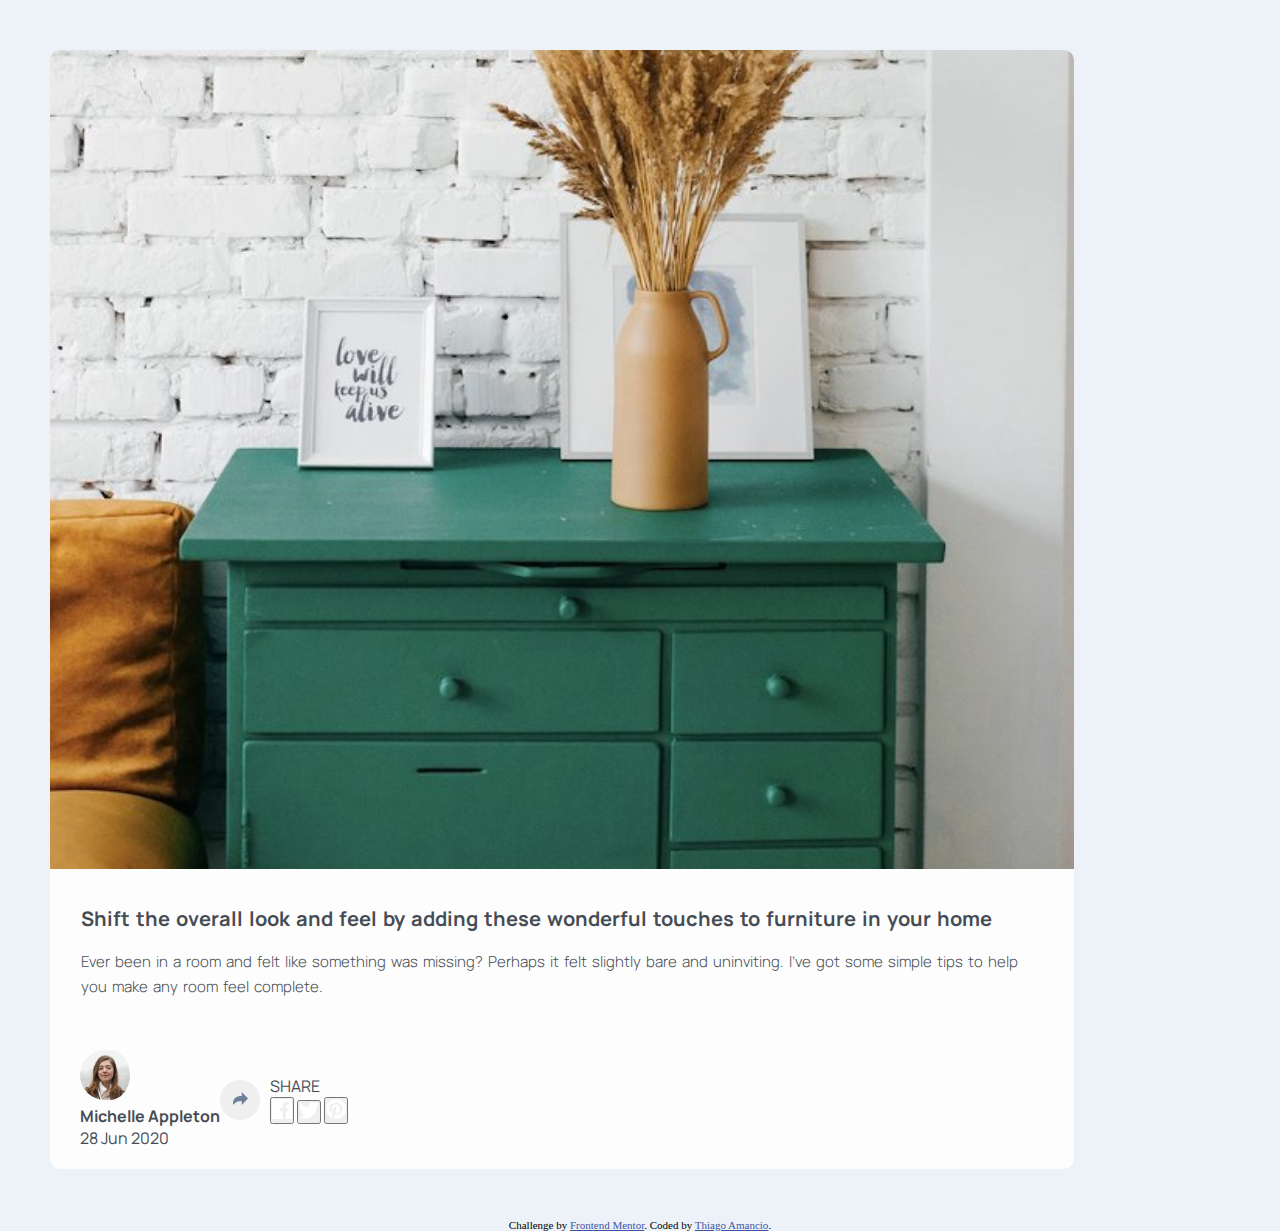
<file: frontendmentor/article-preview-component-master/index.html>
<!DOCTYPE html>
<html lang="en">
<head>
    <meta charset="UTF-8">
    <meta name="viewport" content="width=device-width, initial-scale=1.0">
    <!-- displays site properly based on user's device -->
    <link rel="icon" type="image/png" sizes="32x32" href="./images/favicon-32x32.png">
    <link rel="stylesheet" href="style.css">
    <link rel="preconnect" href="https://fonts.googleapis.com">
    <link rel="preconnect" href="https://fonts.gstatic.com" crossorigin>
    <link href="https://fonts.googleapis.com/css2?family=Manrope:wght@200..800&display=swap" rel="stylesheet">
    <title>Frontend Mentor | Article preview component</title>

    <style>
        .attribution {
            font-size: 11px;
            text-align: center;
        }

        .attribution a {
            color: hsl(228, 45%, 44%);
        }
    </style>
</head>
<body>
<main>
    <div class="main-card">
        <img src="images/drawers.jpg" class="main-img" alt="">
        <div class="card-content">
            <div class="main-text">
                <h1>Shift the overall look and feel by adding these wonderful touches to furniture in your home</h1>
                <p>Ever been in a room and felt like something was missing? Perhaps it felt slightly bare and
                    uninviting.
                    I’ve got some simple tips to help you make any room feel complete.</p>
            </div>
            <div class="user-card">
                <div class="user-info">
                    <div class="user-text">
                    <img src="images/avatar-michelle.jpg" id="user-img">
                        <p><strong>Michelle Appleton</strong>
                        <br>28 Jun 2020</p>
                    </div>
                <div class="btn-container">
                    <div class="share-popup">
                        <div class="popup-content">
                            <p>SHARE</p>
                            <button><img src="images/icon-facebook.svg"></button>
                            <button><img src="images/icon-twitter.svg"></button>
                            <button><img src="images/icon-pinterest.svg"></button>
                        </div>
                    </div>
                    <button type="button" class="btn-share">
                        <img src="images/icon-share.svg" alt="Share button">
                    </button>
                </div>
                </div>
            </div>
        </div>
    </div>
</main>
<div class="attribution">
    Challenge by <a href="https://www.frontendmentor.io?ref=challenge" target="_blank">Frontend Mentor</a>.
    Coded by <a href="#">Thiago Amancio</a>.
</div>
</body>
<script src="script.js"></script>
</html>
</file>
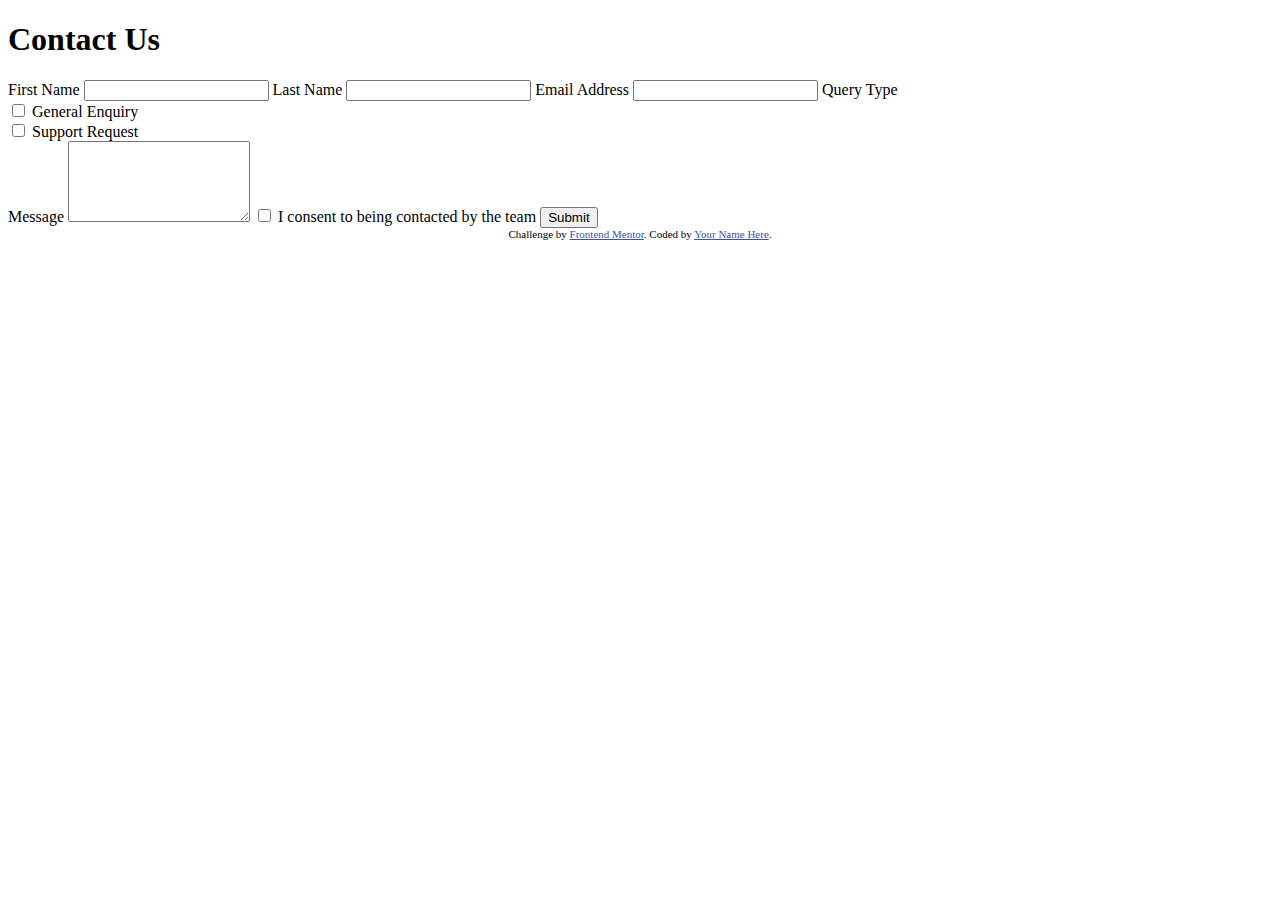
<file: frontendmentor/contact-form-main/index.html>
<!DOCTYPE html>
<html lang="en">
<head>
  <meta charset="UTF-8">
  <meta name="viewport" content="width=device-width, initial-scale=1.0"> <!-- displays site properly based on user's device -->

  <link rel="icon" type="image/png" sizes="32x32" href="./assets/images/favicon-32x32.png">
  
  <title>Frontend Mentor | Contact form</title>
  <style>
    .attribution { font-size: 11px; text-align: center; }
    .attribution a { color: hsl(228, 45%, 44%); }
  </style>
</head>
<body>
  <main>
    <div class="successMessage" style="display: none">
      <h2>Message Sent!</h2>
      <p>Thanks for completing the form. We'll be in touch soon!</p>
    </div>

    <form id="contactForm">
      <h1>Contact Us</h1>

      <label for="firstName">First Name</label>
      <input type="text" id="firstName" name="firstName" required>
      <span class="error" id="firstNameError"></span>

      <label for="lastName">Last Name</label>
      <input type="text" id="lastName" name="lastName" required>
      <span class="error" id="lastNameError"></span>

      <label for="emailField">Email Address</label>
      <input type="email" id="emailField" name="emailField" required>
      <span class="error" id="emailFieldError"></span>

      <label>Query Type</label>
      <div>
        <input type="checkbox" name="generalEnquiry" id="generalEnquiry">
        <label for="generalEnquiry">General Enquiry</label>
      </div>
      <div>
        <input type="checkbox" name="supportRequest" id="supportRequest">
        <label for="supportRequest">Support Request</label>
      </div>
      <span class="error" id="queryTypeError"></span>

      <label for="messageField">Message</label>
      <textarea id="messageField" name="message" rows="5" required></textarea>
      <span class="error" id="messageFieldError"></span>

      <input type="checkbox" name="consent" id="consent">
      <label for="consent">I consent to being contacted by the team</label>

      <button type="submit">Submit</button>
    </form>
  </main>


  <!--
  Last Name
  This field is required

  Email Address
  Please enter a valid email address
  This field is required

  Query Type
  General Enquiry
  Support Request
  This field is required

  Message
  This field is required

  I consent to being contacted by the team
  To submit this form, please consent to being contacted

  Submit
  -->


  <div class="attribution">
    Challenge by <a href="https://www.frontendmentor.io?ref=challenge">Frontend Mentor</a>. 
    Coded by <a href="#">Your Name Here</a>.
  </div>
</body>
</html>
</file>
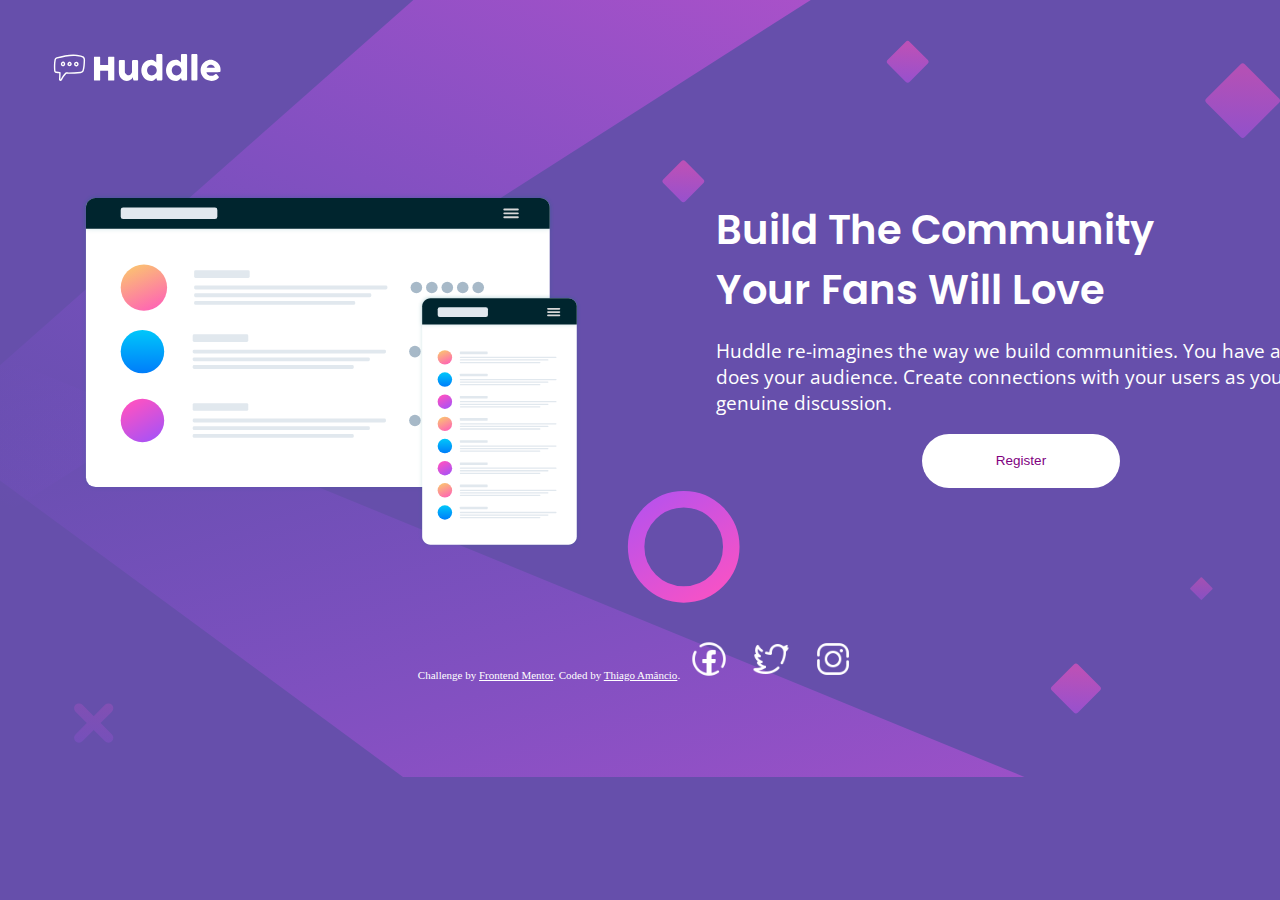
<file: frontendmentor/huddle-landing-page-with-single-introductory-section-master/index.html>
<!DOCTYPE html>
<html lang="en">
<head>
  <meta charset="UTF-8">
  <meta name="viewport" content="width=device-width, initial-scale=1.0"> <!-- displays site properly based on user's device -->

  <link rel="icon" type="image/png" sizes="32x32" href="./images/favicon-32x32.png">
  <link rel="stylesheet" href="style.css">
  <link rel="preconnect" href="https://fonts.googleapis.com">
  <link rel="preconnect" href="https://fonts.gstatic.com" crossorigin>
  <link href="https://fonts.googleapis.com/css2?family=Poppins:ital,wght@0,100;0,200;0,300;0,400;0,500;0,600;0,700;0,800;0,900;1,100;1,200;1,300;1,400;1,500;1,600;1,700;1,800;1,900&display=swap" rel="stylesheet">
  <link href="https://fonts.googleapis.com/css2?family=Open+Sans:ital,wght@0,300..800;1,300..800&family=Poppins:ital,wght@0,100;0,200;0,300;0,400;0,500;0,600;0,700;0,800;0,900;1,100;1,200;1,300;1,400;1,500;1,600;1,700;1,800;1,900&display=swap" rel="stylesheet">
  
  <title>Frontend Mentor | Huddle landing page with single introductory section</title>

  <!-- Feel free to remove these styles or customise in your own stylesheet 👍 -->
  <style>
    .attribution { font-size: 11px; text-align: center; color: white;}
    .attribution a { color: white; }
  </style>
</head>
<body>
  <header><img src="images/logo.svg" class="img-header"></header>
  <main>
    <img src="images/illustration-mockups.svg" class="img-main">
    <div class="main-text">
      <h1 class="h1-main">Build The Community Your Fans Will Love</h1>
      <p class="p-main">Huddle re-imagines the way we build communities. You have a voice, but so does your audience.
        Create connections with your users as you engage in genuine discussion.</p>
      <button class="btn-main">Register</button>
    </div>
  </main>
  <footer>
    <p class="attribution">
      Challenge by <a href="https://www.frontendmentor.io?ref=challenge" target="_blank">Frontend Mentor</a>. 
      Coded by <a href="#">Thiago Amâncio</a>.
    </p>
    <div class="social-icons">
      <a src="#"><img src="images/icon-facebook.png"></a>
      <a src="#"><img src="images/icon-twitter.png"></a>
      <a src="#"><img src="images/icon-instagram.png"></a>
    </div>
  </footer>
</body>
</html>
</file>
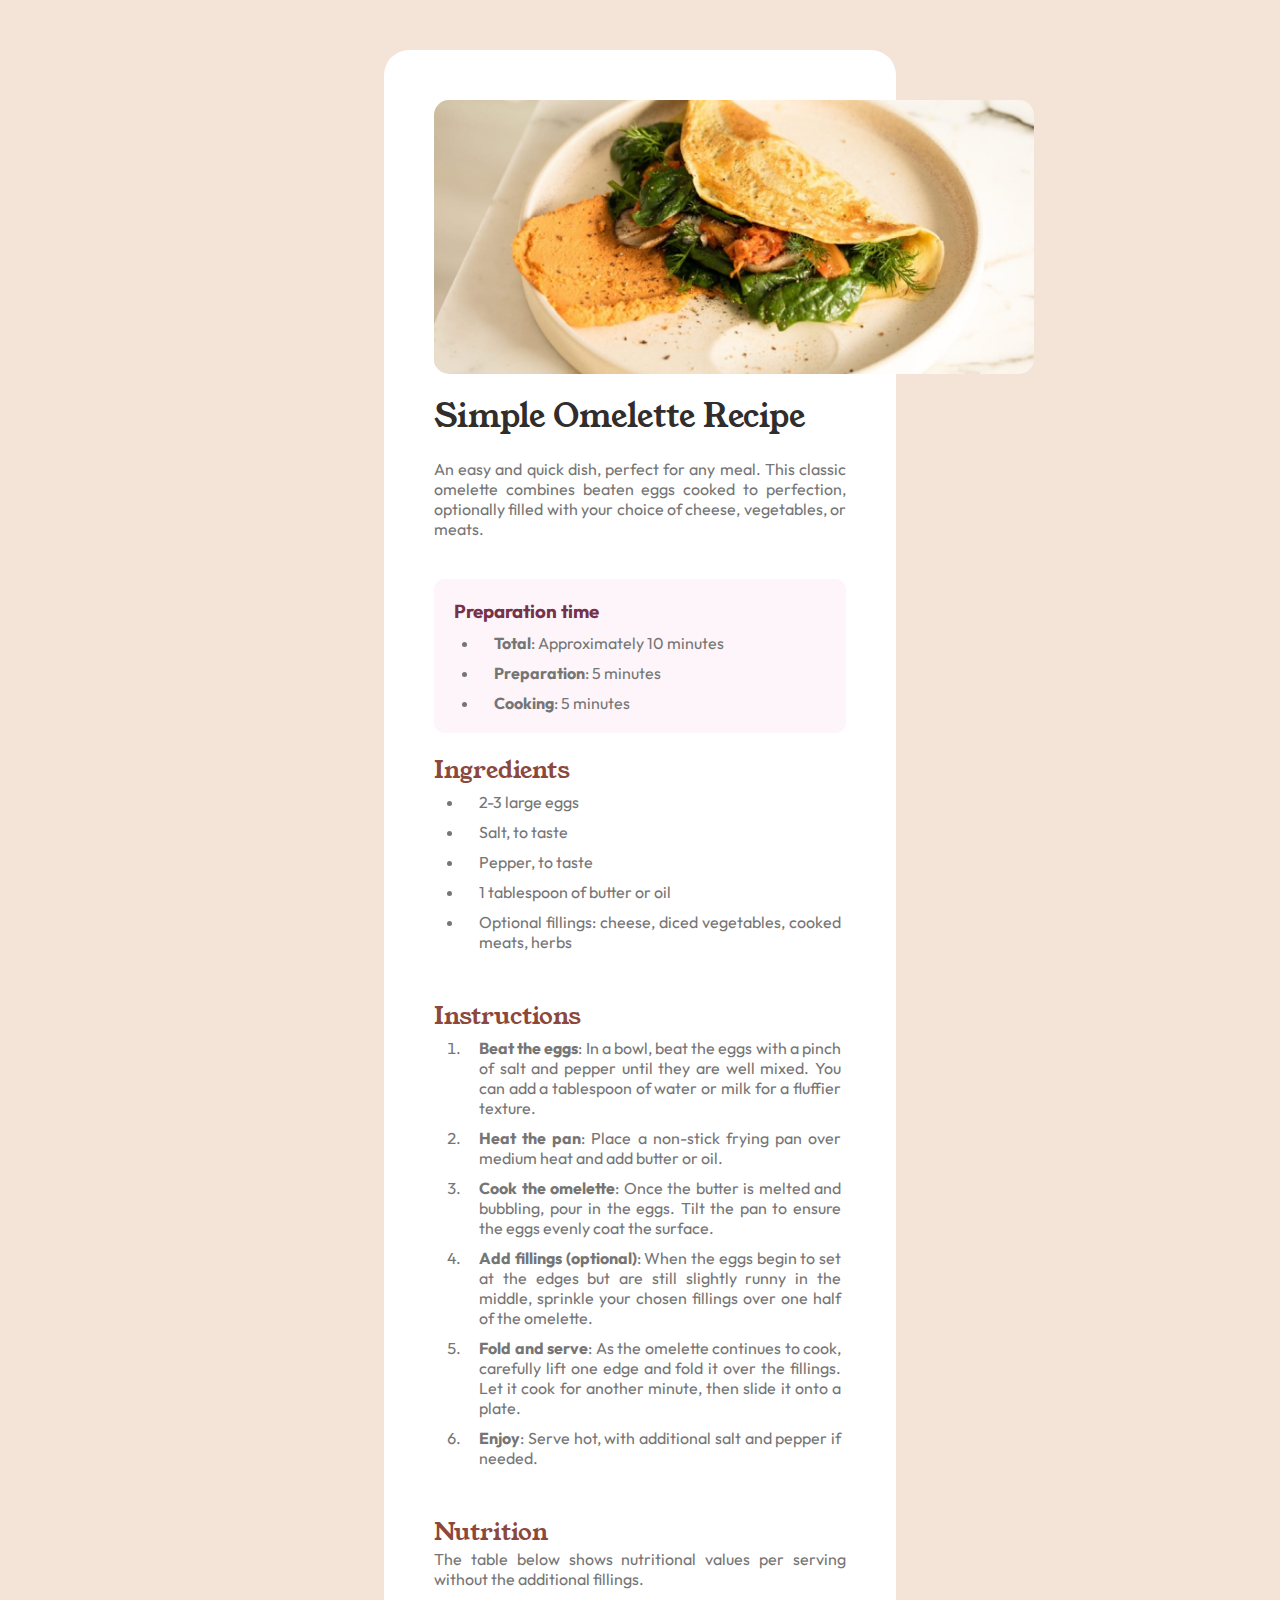
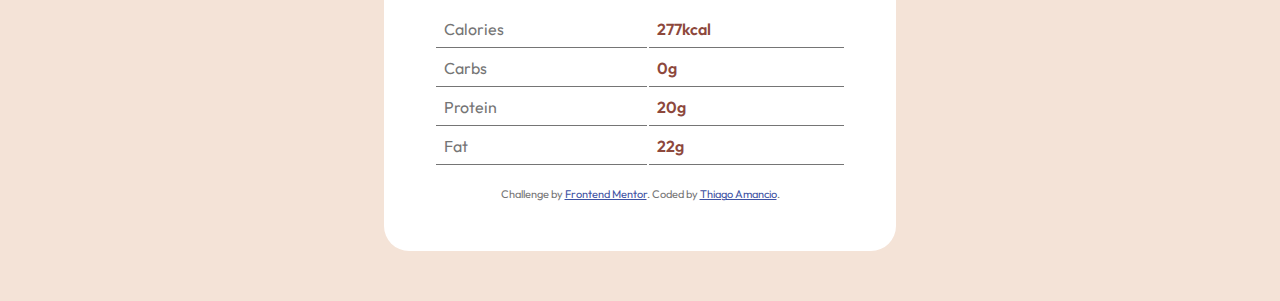
<file: frontendmentor/recipe-page-main/index.html>
<!DOCTYPE html>
<html lang="en">
<head>
    <meta charset="UTF-8">
    <meta name="viewport" content="width=device-width, initial-scale=1.0">
    <!-- displays site properly based on user's device -->
    <link rel="preconnect" href="https://fonts.googleapis.com">
    <link rel="preconnect" href="https://fonts.gstatic.com" crossorigin>
    <link href="https://fonts.googleapis.com/css2?family=Young+Serif&display=swap" rel="stylesheet">
    <link href="https://fonts.googleapis.com/css2?family=Outfit:wght@100..900&display=swap" rel="stylesheet">
    <link rel="icon" type="image/png" sizes="32x32" href="./assets/images/favicon-32x32.png">
    <link rel="stylesheet" href="style.css">

    <title>Frontend Mentor | Recipe page</title>

    <!-- Feel free to remove these styles or customise in your own stylesheet 👍 -->
</head>
<body>
<div class="main-container">
    <img src="assets/images/image-omelette.jpeg">
        <div class="intro-text">
            <h1 class="title-primary">Simple Omelette Recipe</h1>
            <p>An easy and quick dish, perfect for any meal. This classic omelette combines beaten eggs cooked
                to perfection, optionally filled with your choice of cheese, vegetables, or meats.</p>
        </div>
    <div class="preparation-container">
        <h3>Preparation time</h3>
        <ul class="preparation-list">
            <li><b>Total</b>: Approximately 10 minutes</li>
            <li><b>Preparation</b>: 5 minutes</li>
            <li><b>Cooking</b>: 5 minutes</li>
        </ul>
    </div>
    <div class="ingredients-container">
        <h2 class="title">Ingredients</h2>
        <ul class="ingredients-list">
            <li>2-3 large eggs</li>
            <li>Salt, to taste</li>
            <li>Pepper, to taste</li>
            <li>1 tablespoon of butter or oil</li>
            <li>Optional fillings: cheese, diced vegetables, cooked meats, herbs</li>
        </ul>
    </div>
    <hr>
        <div class="instruction-container">
    <h2 class="title">Instructions</h2>
    <ol>
        <li><b>Beat the eggs</b>: In a bowl, beat the eggs with a pinch of salt and pepper until they are well mixed.
            You can add a tablespoon of water or milk for a fluffier texture.
        </li>
        <li><b>Heat the pan</b>: Place a non-stick frying pan over medium heat and add butter or oil.</li>
        <li><b>Cook the omelette</b>: Once the butter is melted and bubbling, pour in the eggs. Tilt the pan to ensure
            the eggs evenly coat the surface.
        </li>
        <li><b>Add fillings (optional)</b>: When the eggs begin to set at the edges but are still slightly runny in the
            middle, sprinkle your chosen fillings over one half of the omelette.
        </li>
        <li><b>Fold and serve</b>: As the omelette continues to cook, carefully lift one edge and fold it over the
            fillings. Let it cook for another minute, then slide it onto a plate.
        </li>
        <li><b>Enjoy</b>: Serve hot, with additional salt and pepper if needed.</li>
    </ol>
        </div>
    <hr>
    <div class="nutrition-container">
    <h2 class="title">Nutrition</h2>
    <p>The table below shows nutritional values per serving without the additional fillings.</p>
    <table>
        <tr>
            <td>Calories</td>
            <td class="value-nutrition">277kcal</td>
        </tr>
        <tr>
            <td>Carbs</td>
            <td class="value-nutrition">0g</td>
        </tr>
        <tr>
            <td>Protein</td>
            <td class="value-nutrition">20g</td>
        </tr>
        <tr>
            <td>Fat</td>
            <td class="value-nutrition">22g</td>
        </tr>
    </table>
        </div>
    <div class="attribution">
        Challenge by <a href="https://www.frontendmentor.io?ref=challenge" target="_blank">Frontend Mentor</a>.
        Coded by <a href="">Thiago Amancio</a>.
    </div>
</div>
</body>
</html>
</file>
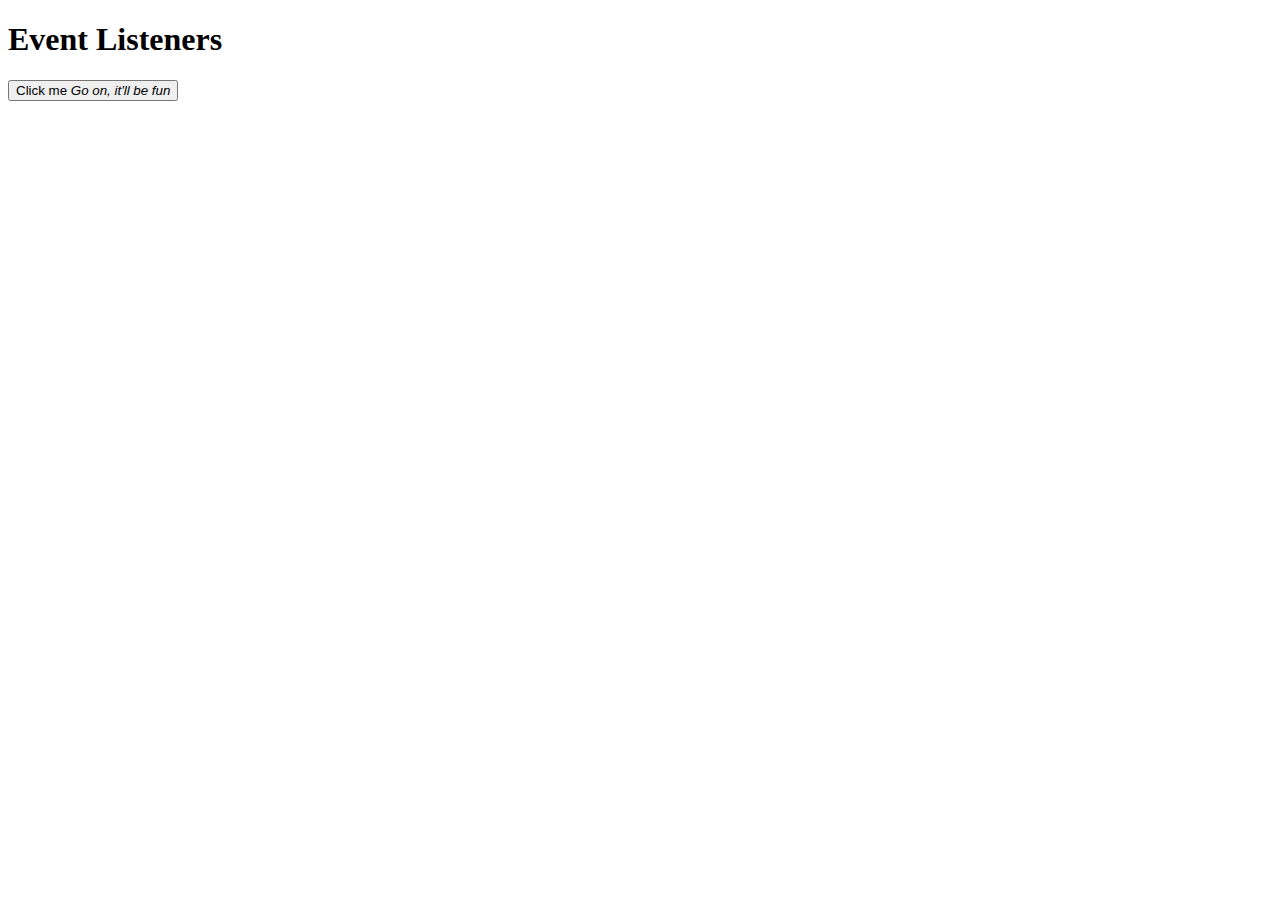
<file: javascript/event-listerners/index.html>
<!doctype html>
<html lang="en">
<head>
    <meta charset="UTF-8">
    <meta name="viewport"
          content="width=device-width, user-scalable=no, initial-scale=1.0, maximum-scale=1.0, minimum-scale=1.0">
    <meta http-equiv="X-UA-Compatible" content="ie=edge">
    <title>Event Listeners</title>
</head>
<body>
    <h1>Event Listeners</h1>
    <button>Click me <em>Go on, it'll be fun</em></button>
    <p></p>
</body>
<script src="script.js"></script>
</html>
</file>
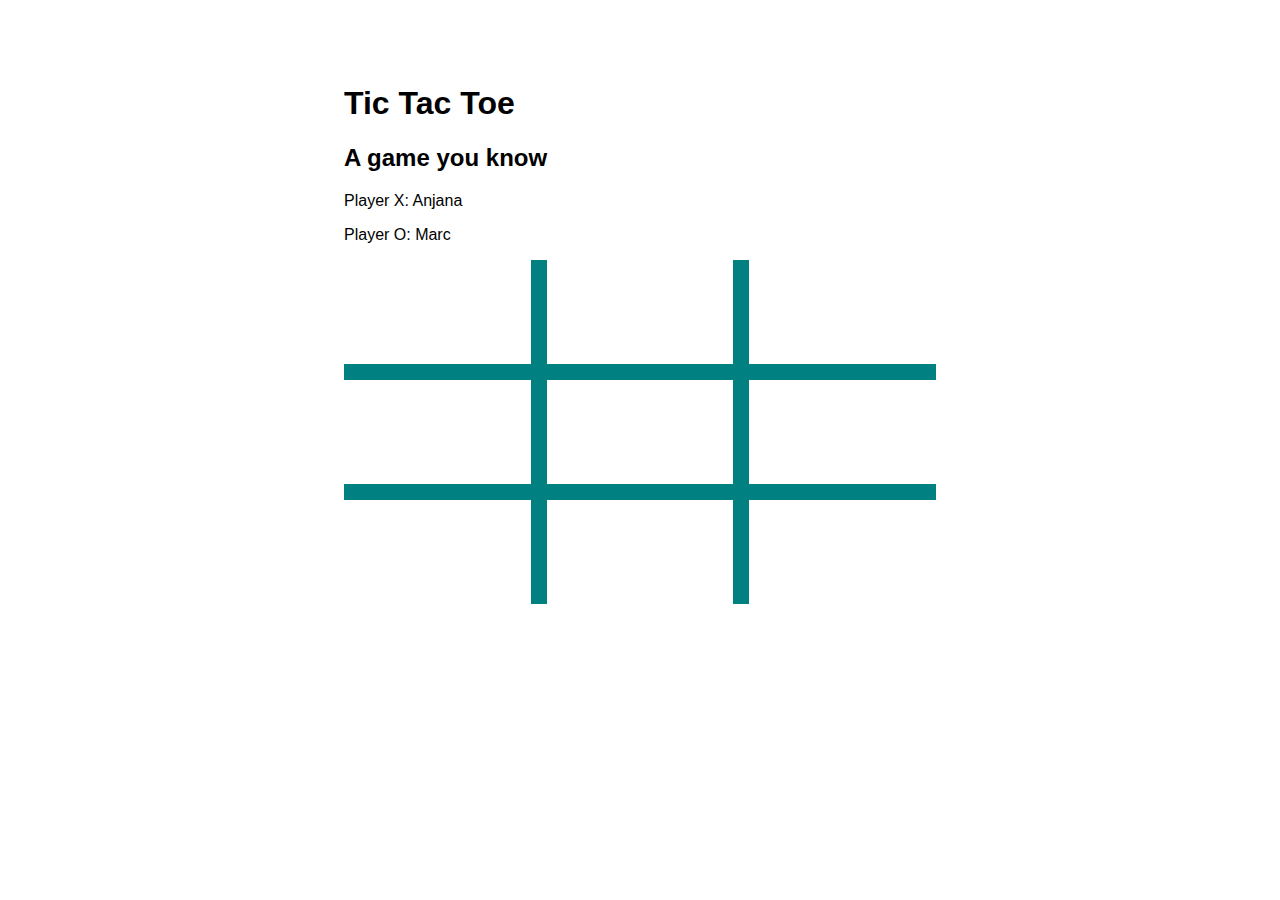
<file: javascript/first-steps/JavaScripTacToe.html>
<!DOCTYPE html>
<html lang="en-US"><head>
<meta http-equiv="content-type" content="text/html; charset=UTF-8">
    <meta charset="utf-8">
    <title>JavaScripTacToe</title>
    <style>
        body {
            margin: 1rem auto;
            padding: 3rem;
            font-family: sans-serif;
        }
        header {
            width: 50%;
            margin: 1em auto;
        }
        #board {
            max-width: 50%;
            margin: 1em auto;
            display:grid; 
            grid-template-columns: 1fr 1fr 1fr; 
            grid-template-rows: 1fr 1fr 1fr;
            grid-gap: 1rem;
            background-color: teal;
        }
        .square {
            min-height: 1.3em;
            text-align: center;
            background-color: white;
            font-size: 5rem;
            font-family: monospace;
            color: black;
        }
    </style>
  </head>
  <body>
    <header>
    <h1>Tic Tac Toe</h1>
    <h2>A game you know</h2>


    <div id="players">
        <p id="p1" class="player">Player <span id="p1-symbol">X</span>: <span id="p1-name">Anjana</span></p>
        <p id="p2" class="player">Player <span id="p2-symbol">O</span>: <span id="p2-name">Marc</span></p>
    </div>
    </header>


    <div id="board">
        <div class="square"></div>
        <div class="square"></div>
        <div class="square"></div>
        <div class="square"></div>
        <div class="square"></div>
        <div class="square"></div>
        <div class="square"></div>
        <div class="square"></div>
        <div class="square"></div>
    </div>



  
    <div id="xpath-bottom-div" class="visible"></div>
  </body></html>
</file>
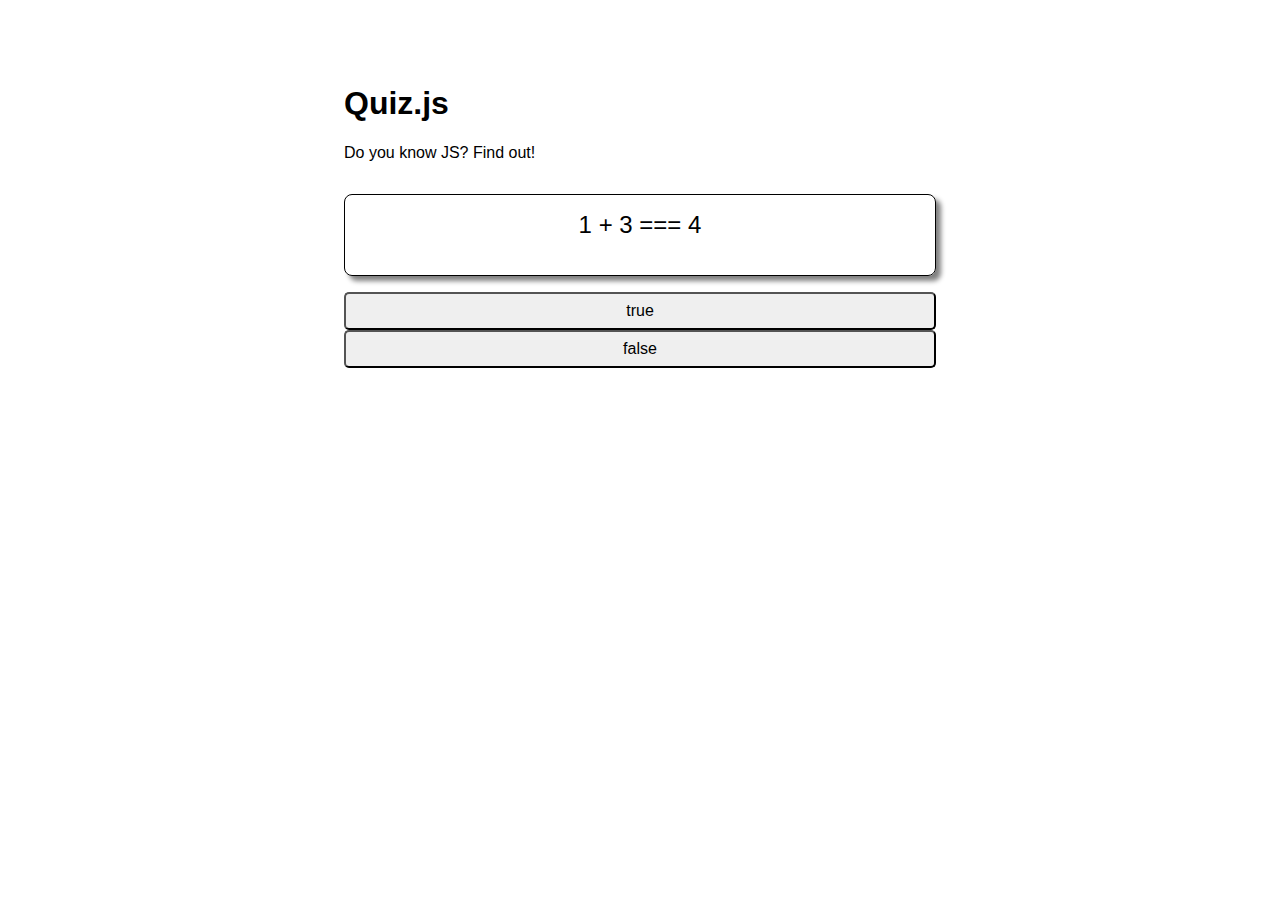
<file: javascript/first-steps/Quiz.js.html>
<!DOCTYPE html>
<html lang="en-US"><head>
<meta http-equiv="content-type" content="text/html; charset=UTF-8">
    <meta charset="utf-8">
    <title>Quiz.js</title>
    <style>
        body {
            margin: 1rem auto;
            padding: 3rem;
            font-family: sans-serif;
        }
        header {
            width: 50%;
            margin: 1em auto;
        }
        main {
            min-width: 25rem;
            max-width: 50%;
            margin: 0px auto;
            display:flex; 
            flex-direction: column;
        }
        #statement {
            border: 1px solid black;
            border-radius: 0.5rem;
            box-shadow: 5px 5px 5px gray;
            padding: 1rem;
            font-size: x-large;
            text-align: center;
            margin: 1rem 0px;
            min-height: 2em;
        }
        #explanation {
            padding: 1rem;
            text-align: center;
        }
        #options {
            width: 100%;
            display: flex;
            flex-direction: column;
        }
        button {
            padding: 0.5rem;
            font-size: medium;
            border-radius: 5px;
        }
        .correct {
            background-color: lightgreen;
        }
        .incorrect {
            background-color: lightpink;
        }
    </style>
  </head>
  <body>
    <header>
    <h1>Quiz.js</h1>
    <p>Do you know JS? Find out!</p>
    </header>

    <main>
    <div id="statement">
        
    </div>

    <div id="options">
        <button name="true" value="true">true</button>
        <button name="false" value="false">false</button>
    </div>

    <div id="explanation">

    </div>

    </main>

  

  <script type="text/javascript">

    const statement = document.getElementById('statement');
    const options = document.querySelectorAll('#options button');
    const explanation = document.getElementById('explanation');


    const fact = {
      statement: '1 + 3 === 4',
      answer: true,
      explanation: 'Good! Yeah it is true'
    }

    
    statement.textContent = fact.statement;


    const disable = (button) => {
        button.setAttribute('disabled', '');
    }

    const enable = (button) => {
        button.removeAttribute('disabled');
    }

    const isCorrect = (guessString) => {
        return guessString === fact.answer.toString();
    }


    for (const option of options) {
       option.addEventListener('click', (e) => {
          explanation.textContent = fact.explanation;

           for (const option of options) {
              disable(option);
           }

           if (isCorrect(option.value)) {
               option.classList.add("correct");
           } else {
               option.classList.add("incorrect");
           }
       })
    }


  </script>
  </body></html>
</file>
<file: frontendmentor/article-preview-component-master/style.css>
* {
    padding: 0;
    margin: 0;
}


@media (min-width: 1400px) {
    body {
        background-color: hsl(213, 38%, 94%);
        display: flex;
        flex-direction: column;
        justify-content: center;
        align-items: center;
        min-height: 100vh;
    }

    main {
        font-family: 'Manrope';
        color: #454c54;
    }

    .main-img {
        width: 100%;
        border-top-left-radius: 20px;
        border-bottom-left-radius: 20px;
    }

    .main-card {
        display: flex;
        overflow: hidden;
        background-color: #fdfdfd;
        align-items: center;
        width: 100vh;
        height: 500px;
        border-radius: 20px;
    }


    .main-text p {
        font-size: 20px;
        margin: 20px;
    }

    .main-text h1 {
        font-size: 30px;
        margin: 20px
    }

    .share-popup {
        position: absolute;
        display: none;
        background-color: #475569;
        width: 250px;
        height: 60px;
        border-radius: 10px;
        top: 53%;
        left: 140vh;
        transform: translate(-50%, -50%);
    }

    .share-popup::after {
        content: "";
        position: absolute;
        top: 100%;
        right: 50%;
        margin-left: -10px;
        border-width: 10px;
        border-style: solid;
        border-color: #475569 transparent transparent transparent;
    }

    .popup-content {
        display: flex;
        align-items: center;
        text-align: center;
        gap: 20px;
        padding: 20px;
    }

    .popup-content p {
        color: #707986;
        letter-spacing: 6px;
    }

    .popup-content button {
        border: none;
        border-radius: 180px;
        cursor: pointer;
        background: none;
    }

    .user-info {
        display: flex;
        flex-direction: row;
        align-items: center;
        gap: 380px;
    }

    .user-text {
        display: flex;
        flex-direction: row;
        align-items: center;
        gap: 25px;
    }

    .btn-share {
        border-radius: 180px;
        border: none;
        height: 40px;
        width: 40px;
        cursor: pointer;
    }

    #user-img {
        border-radius: 180px;
        height: 70px;
        width: 70px;
    }


}


@media (max-width: 1400px) {

    body {
        background-color: hsl(210, 46%, 95%);
    }

    main {
        font-family: 'Manrope';
        color: #454c54;
        display: flex;
        align-items: center;
        flex-direction: column;
        padding: 50px;
        width: 80%;
    }

    main .main-card {
        flex-direction: column;
        background-color: #fdfdfd;
        border-radius: 10px;
    }

    main .main-card .main-img {
        width: 100%;
        border-top-left-radius: 10px;
        border-top-right-radius: 10px;
    }

    main .main-card .main-text h1 {
        font-size: 20px;
    }

    main .main-card .main-text p {
        font-size: 15px;
        font-weight: 300;
        line-height: 25px;
    }

    main .main-card .main-text h1, main .main-card .main-text p {
        padding: 6px;
        margin: 5px;
    }

    main .main-card .main-text {
        padding: 20px;
        word-spacing: 2px;
    }

    main .main-card .user-card {
        display: flex;
        padding: 20px;
        flex-direction: row;
        justify-content: space-around;
        border-bottom-left-radius: 10px;
        border-bottom-right-radius: 10px;
        border: 20px;
    }

    main .main-card .user-card #user-img {
        border-radius: 180px;
        padding-right: 5px;
        width: 50px;
    }

    .user-info {
        width: 100%;
        display: flex;
    }

    .user-text {
        padding-left: 10px;
    }

    main .main-card .user-card .btn-share {
        border-radius: 180px;
        border: none;
        height: 40px;
        width: 40px;
        cursor: pointer;
    }

    main .main-card .user-card .btn-social {
        border: none;
        border-radius: 180px;
        cursor: pointer;
        background: none;
    }

    main .main-card .user-card .btn-container {
        display: flex;
        justify-content: center;
        align-items: center;
        flex-direction: row-reverse;
        gap: 10px;
    }

}
</file>
<file: frontendmentor/huddle-landing-page-with-single-introductory-section-master/style.css>
* {
    margin: 0;
    padding: 0;
}

@media (min-width: 100px) and (max-width: 768px) {

body {
    background-image: url("images/bg-mobile.svg");
    background-repeat: no-repeat;
    background-position: top;
    background-color: hsl(255, 37%, 49%);
    background-size: 100%;
}

.img-header {
    max-width: 20vh;
    padding: 5vh 5vh 2vh;
}

main {
    display: flex;
    flex-direction: column;
    text-align: center;
    padding: 4vh;
}

.img-main {
    max-width: 400px;
    padding: 3vh 3vh 7vh;
}

main .h1-main {
    font-family: "Poppins";
    font-weight: 600;
    font-size: 30px;
}

main .p-main {
    font-family: "Open Sans";
    font-weight: 400;
    font-size: 19px;
}

main .p-main, main .h1-main {
    color: white;
    max-width: 400px;
    margin-bottom: 2vh;
}

.btn-main {
    width: 25vh;
    height: 5vh;
    color: purple;
    border-radius: 20px;
    background-color: white;
    border: none;
    margin-bottom: 6vh;
    cursor: pointer;
    font-size: 15px;
}

.btn-main:hover {
    background-color: #ef81e1;
    color: white;
}

.social-icons img {
    width: 40px;
    padding: 1vh;
    margin-bottom: 3vh;
    cursor: pointer;
}
}

@media (min-width: 768px) {

body {
    background-image: url("images/bg-desktop.svg");
    background-repeat: no-repeat;
    background-position: top;
    background-color: hsl(255, 37%, 49%);
    background-size: 100%;
}

.img-header {
    max-width: 20vh;
    padding: 5vh 5vh 2vh;
}

main {
    display: flex;
    flex-direction: row;
    text-align: center;
    align-items: center;
    align-content: center;
    padding: 4vh;
}

.img-main {
    width: 1000px;
    min-width: 500px;
    padding: 5vh;
}

main .h1-main {
    font-family: "Poppins";
    font-weight: 600;
    font-size: 40px;
    width: 500px;
}

main .p-main {
    font-family: "Open Sans";
    font-weight: 400;
    font-size: 19px;
    min-width: 600px;
    width: 700px;
}

main .p-main, main .h1-main {
    color: white;
    margin-bottom: 2vh;
    margin-left: 10vh;
    text-align: start;
}

.btn-main {
    width: 22vh;
    height: 6vh;
    color: purple;
    border-radius: 35px;
    background-color: white;
    border: none;
    margin-bottom: 6vh;
    cursor: pointer;
    font-size: 1.5vh;
}

.btn-main:hover {
    background-color: #ef81e1;
    color: white;
}

footer {
    display: flex;
    justify-content: center;
    align-items: center;
}

.social-icons img {
    width: 40px;
    padding: 1vh;
    margin-bottom: 3vh;
    cursor: pointer;
    justify-content: right;
}
}
</file>
<file: frontendmentor/recipe-page-main/style.css>
* {
    margin: 0;
    padding: 0;
    box-sizing: border-box;
}

body {
    background-color: hsl(25, 55%, 90%);
    display: flex;
    justify-content: center;
}

.main-container {
    background-color: white;
    display: flex;
    justify-content: center;
    flex-direction: column;
    text-align: justify;
    width: 40%;
    margin: 50px;
    padding: 10px;
    border-radius: 25px;
}

.main-container img {
    margin: auto;
    width: 600px;
    border-radius: 15px;
}

.main-container {
    font-family: "Outfit";
    color: #757575;
    font-weight: 400;
    font-size: 16px;
    padding: 50px;
    gap: 20px;
}

.main-container hr {
    border: none;
    height: 2px;
    color: #757575;
}

.main-container .title {
    font-family: "Young Serif", serif;
    color: #8d483c;
    font-weight: 400;
    border: 10px;
}

.main-container .intro-text .title-primary {
    font-family: "Young Serif", serif;
    color: hsl(24, 5%, 18%);
    font-weight: 400;
}

.main-container .intro-text p {
    padding: 20px 0;
    font-weight: 400;
}

.main-container .preparation-container h3 {
    color: #763249;
    padding: 5px;
}

.main-container .preparation-container {
    font-family: "Outfit";
    background-color: #fdf5fa;
    padding: 15px;
    border-radius: 10px;
}

.main-container .preparation-container li, .main-container .ingredients-container li, .instruction-container li {
    vertical-align: middle;
    padding: 5px 5px 5px 15px;
    margin-left: 30px;
}

.main-container .nutrition-container table {
    width: 100%;
    padding-top: 20px;
}

.main-container .nutrition-container table .value-nutrition {
    color: #8d483c;
    font-weight: 600;
}

.main-container .nutrition-container table td {
    padding: 8px;
    border-bottom: 1px solid #757575;
}

.attribution {
    font-size: 11px;
    text-align: center;
}

.attribution a {
    color: hsl(228, 45%, 44%);
}
</file>
